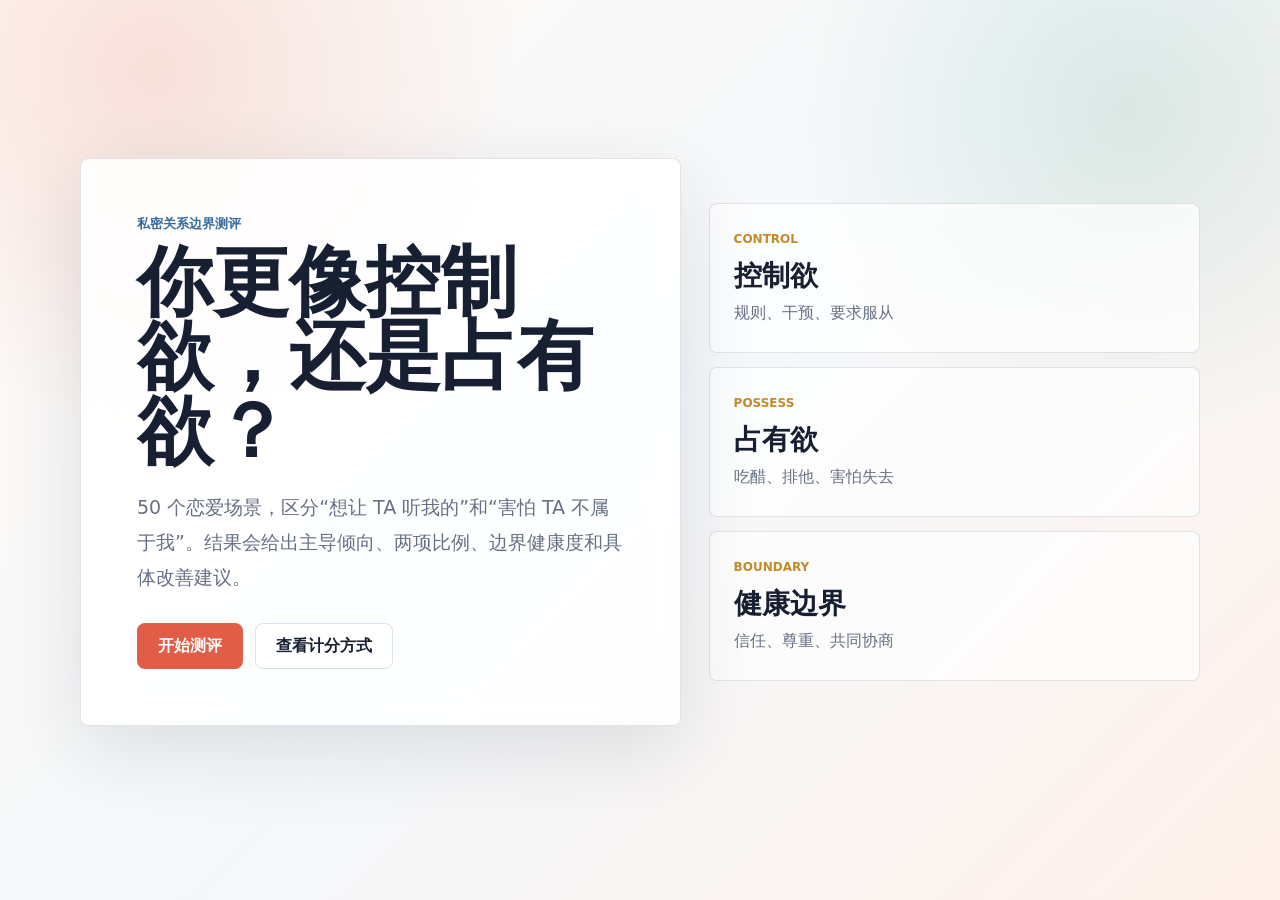
<file: index.html>
<!doctype html>
<html lang="zh-CN">
  <head>
    <meta charset="UTF-8" />
    <meta name="viewport" content="width=device-width, initial-scale=1.0" />
    <meta
      name="description"
      content="情侣控制欲与占有欲测评，生成主导倾向、比例分析与相处建议。"
    />
    <title>情侣控制欲 vs 占有欲测评</title>
    <link rel="stylesheet" href="/styles.css" />
  </head>
  <body>
    <main class="shell">
      <section class="intro" id="intro">
        <div class="intro-copy">
          <p class="eyebrow">私密关系边界测评</p>
          <h1>你更像控制欲，还是占有欲？</h1>
          <p class="lead">
            50 个恋爱场景，区分“想让 TA 听我的”和“害怕 TA 不属于我”。结果会给出主导倾向、两项比例、边界健康度和具体改善建议。
          </p>
          <div class="intro-actions">
            <button class="primary-action" id="startBtn" type="button">开始测评</button>
            <button class="ghost-action" id="jumpResultBtn" type="button">查看计分方式</button>
          </div>
        </div>
        <div class="signal-panel" aria-label="测评维度预览">
          <div>
            <span>Control</span>
            <strong>控制欲</strong>
            <p>规则、干预、要求服从</p>
          </div>
          <div>
            <span>Possess</span>
            <strong>占有欲</strong>
            <p>吃醋、排他、害怕失去</p>
          </div>
          <div>
            <span>Boundary</span>
            <strong>健康边界</strong>
            <p>信任、尊重、共同协商</p>
          </div>
        </div>
      </section>

      <section class="quiz hidden" id="quiz" aria-live="polite">
        <div class="topbar">
          <button class="icon-button" id="backHomeBtn" type="button" aria-label="返回首页">←</button>
          <div class="progress-wrap" aria-label="答题进度">
            <div class="progress-meta">
              <span id="questionCounter">第 1 / 50 题</span>
              <span id="progressPercent">2%</span>
            </div>
            <div class="progress-track">
              <div class="progress-fill" id="progressFill"></div>
            </div>
          </div>
        </div>

        <article class="question-card">
          <p class="question-tag" id="questionTag">社交边界</p>
          <h2 id="questionText"></h2>
          <p class="question-hint" id="questionHint"></p>
          <div class="options" id="options"></div>
        </article>

        <div class="nav-row">
          <button class="ghost-action" id="prevBtn" type="button">上一题</button>
          <button class="primary-action" id="nextBtn" type="button">下一题</button>
        </div>
      </section>

      <section class="result hidden" id="result">
        <div class="result-header">
          <p class="eyebrow">你的测评结果</p>
          <h2 id="resultTitle"></h2>
          <p id="resultSummary"></p>
        </div>

        <div class="score-grid">
          <div class="score-item">
            <span>控制欲</span>
            <strong id="controlScore">0%</strong>
            <div class="score-track"><div id="controlBar"></div></div>
          </div>
          <div class="score-item">
            <span>占有欲</span>
            <strong id="possessiveScore">0%</strong>
            <div class="score-track"><div id="possessiveBar"></div></div>
          </div>
          <div class="score-item">
            <span>健康边界</span>
            <strong id="healthyScore">0%</strong>
            <div class="score-track"><div id="healthyBar"></div></div>
          </div>
        </div>

        <div class="analysis-grid">
          <article>
            <h3>细分画像</h3>
            <p id="profileText"></p>
          </article>
          <article>
            <h3>高敏感场景</h3>
            <p id="hotspotText"></p>
          </article>
          <article>
            <h3>结果解读</h3>
            <p id="analysisText"></p>
          </article>
          <article>
            <h3>相处建议</h3>
            <p id="adviceText"></p>
          </article>
        </div>

        <div class="result-actions">
          <button class="primary-action" id="restartBtn" type="button">重新测评</button>
          <button class="ghost-action" id="copyBtn" type="button">复制结果摘要</button>
        </div>
      </section>

      <section class="method hidden" id="method">
        <div class="method-card">
          <button class="icon-button close-button" id="closeMethodBtn" type="button" aria-label="关闭">×</button>
          <p class="eyebrow">最终测评方案</p>
          <h2>采用“主导倾向 + 综合比例”</h2>
          <p>
            控制欲侧重“我要掌控你的行为与决定”，占有欲侧重“我害怕你不再只属于我”。现实关系里两者常常交织，所以本测评分别计算控制、占有、健康边界三类分数，再给出主导类型和改善建议。
          </p>
          <ul>
            <li>单选题只记录一个最贴近反应的倾向。</li>
            <li>多选题允许选择多个真实想法，用来识别高压叠加状态。</li>
            <li>“混合型”不是模糊结论，而是表示控制与占有得分都偏高。</li>
          </ul>
        </div>
      </section>
    </main>

    <script src="/app.js" defer></script>
  </body>
</html>
</file>
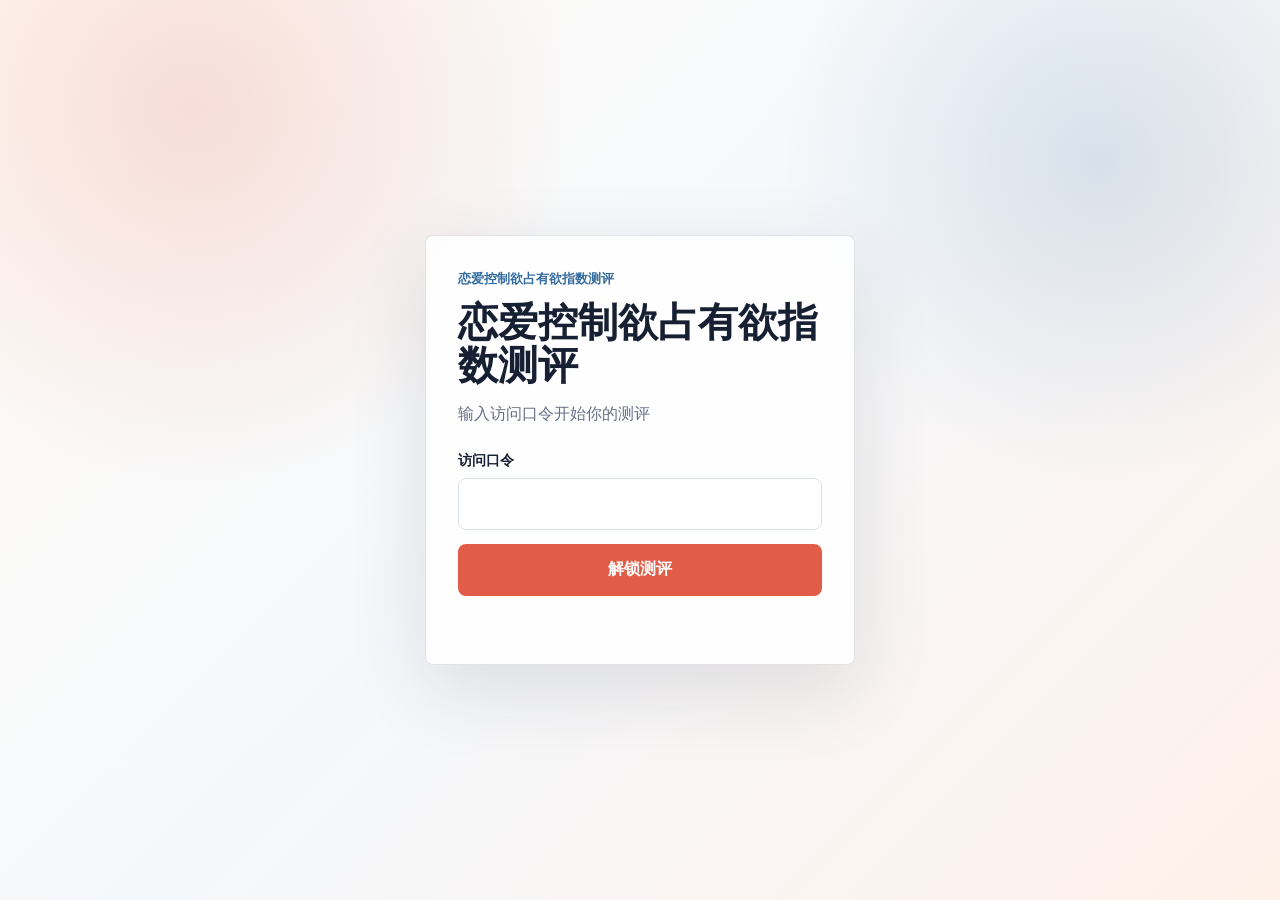
<file: login.html>
<!doctype html>
<html lang="zh-CN">
  <head>
    <meta charset="UTF-8" />
    <meta name="viewport" content="width=device-width, initial-scale=1.0" />
    <title>输入访问口令</title>
    <style>
      :root {
        color-scheme: light;
        --ink: #172033;
        --muted: #667085;
        --line: #d9e2ec;
        --accent: #e15d47;
        --accent-dark: #b93f2e;
        --paper: #fffaf5;
        --blue: #356c9f;
      }

      * {
        box-sizing: border-box;
      }

      body {
        min-height: 100vh;
        margin: 0;
        display: grid;
        place-items: center;
        padding: 24px;
        background:
          radial-gradient(circle at 15% 12%, rgba(225, 93, 71, 0.18), transparent 28%),
          radial-gradient(circle at 86% 18%, rgba(53, 108, 159, 0.16), transparent 24%),
          linear-gradient(135deg, #fffaf5 0%, #f5f8fb 48%, #fff1ea 100%);
        color: var(--ink);
        font-family:
          Inter, ui-sans-serif, system-ui, -apple-system, BlinkMacSystemFont, "Segoe UI",
          "Microsoft YaHei", sans-serif;
      }

      .card {
        width: min(100%, 430px);
        padding: 32px;
        border: 1px solid rgba(23, 32, 51, 0.12);
        border-radius: 8px;
        background: rgba(255, 255, 255, 0.86);
        box-shadow: 0 24px 80px rgba(23, 32, 51, 0.12);
        backdrop-filter: blur(14px);
      }

      .eyebrow {
        margin: 0 0 10px;
        color: var(--blue);
        font-size: 13px;
        font-weight: 800;
        letter-spacing: 0;
      }

      h1 {
        margin: 0 0 12px;
        font-size: clamp(28px, 8vw, 40px);
        line-height: 1.08;
        letter-spacing: 0;
      }

      p {
        margin: 0 0 24px;
        color: var(--muted);
        line-height: 1.75;
      }

      label {
        display: block;
        margin-bottom: 8px;
        font-size: 14px;
        font-weight: 800;
      }

      input {
        width: 100%;
        height: 52px;
        padding: 0 14px;
        border: 1px solid var(--line);
        border-radius: 8px;
        background: white;
        color: var(--ink);
        font: inherit;
      }

      input:focus-visible,
      button:focus-visible {
        outline: 3px solid rgba(225, 93, 71, 0.32);
        outline-offset: 2px;
      }

      button {
        width: 100%;
        height: 52px;
        margin-top: 14px;
        border: 0;
        border-radius: 8px;
        background: var(--accent);
        color: white;
        font: inherit;
        font-weight: 900;
        cursor: pointer;
        transition: background 180ms ease, transform 180ms ease;
      }

      button:hover {
        background: var(--accent-dark);
      }

      .error {
        min-height: 22px;
        margin-top: 14px;
        color: #b42318;
        font-size: 14px;
      }

      @media (prefers-reduced-motion: reduce) {
        button {
          transition: none;
        }
      }
    </style>
  </head>
  <body>
    <form class="card" method="post" action="/unlock">
      <p class="eyebrow">恋爱控制欲占有欲指数测评</p>
      <h1>恋爱控制欲占有欲指数测评</h1>
      <p>输入访问口令开始你的测评</p>
      <label for="code">访问口令</label>
      <input id="code" name="code" type="password" autocomplete="one-time-code" required />
      <button type="submit">解锁测评</button>
      <div class="error" id="error" role="status"></div>
    </form>
    <script>
      const params = new URLSearchParams(location.search);
      if (params.get("error")) {
        document.getElementById("error").textContent = "口令不正确，请检查后重试。";
      }
    </script>
  </body>
</html>
</file>
<file: styles.css>
:root {
  color-scheme: light;
  --ink: #172033;
  --muted: #667085;
  --soft: #f5f8fb;
  --paper: #fffaf5;
  --card: rgba(255, 255, 255, 0.88);
  --line: #d9e2ec;
  --control: #356c9f;
  --possessive: #e15d47;
  --healthy: #2f8f6f;
  --gold: #c58a28;
  --shadow: 0 24px 80px rgba(23, 32, 51, 0.12);
}

* {
  box-sizing: border-box;
}

body {
  min-height: 100vh;
  margin: 0;
  background:
    radial-gradient(circle at 12% 8%, rgba(225, 93, 71, 0.16), transparent 26%),
    radial-gradient(circle at 88% 12%, rgba(47, 143, 111, 0.14), transparent 24%),
    linear-gradient(135deg, var(--paper) 0%, var(--soft) 50%, #fff1ea 100%);
  color: var(--ink);
  font-family:
    Inter, ui-sans-serif, system-ui, -apple-system, BlinkMacSystemFont, "Segoe UI",
    "Microsoft YaHei", sans-serif;
}

button,
input {
  font: inherit;
}

button {
  cursor: pointer;
}

button:focus-visible,
.option:focus-visible {
  outline: 3px solid rgba(225, 93, 71, 0.32);
  outline-offset: 2px;
}

.shell {
  width: min(1120px, calc(100% - 32px));
  margin: 0 auto;
  padding: 32px 0 48px;
}

.intro {
  min-height: calc(100vh - 80px);
  display: grid;
  grid-template-columns: minmax(0, 1.1fr) minmax(320px, 0.9fr);
  gap: 28px;
  align-items: center;
}

.intro-copy,
.question-card,
.result,
.method-card {
  border: 1px solid rgba(23, 32, 51, 0.12);
  border-radius: 8px;
  background: var(--card);
  box-shadow: var(--shadow);
  backdrop-filter: blur(14px);
}

.intro-copy {
  padding: clamp(28px, 5vw, 56px);
}

.eyebrow,
.question-tag {
  margin: 0 0 12px;
  color: var(--control);
  font-size: 13px;
  font-weight: 900;
  letter-spacing: 0;
}

h1,
h2,
h3,
p {
  letter-spacing: 0;
}

h1 {
  max-width: 720px;
  margin: 0;
  font-size: clamp(42px, 7vw, 76px);
  line-height: 0.98;
}

.lead {
  max-width: 680px;
  margin: 22px 0 0;
  color: var(--muted);
  font-size: clamp(16px, 2vw, 19px);
  line-height: 1.85;
}

.intro-actions,
.result-actions,
.nav-row {
  display: flex;
  gap: 12px;
  flex-wrap: wrap;
  margin-top: 28px;
}

.primary-action,
.ghost-action,
.icon-button {
  min-height: 46px;
  border-radius: 8px;
  border: 1px solid transparent;
  padding: 0 20px;
  font-weight: 900;
  transition: background 180ms ease, color 180ms ease, border-color 180ms ease;
}

.primary-action {
  background: var(--possessive);
  color: white;
}

.primary-action:hover {
  background: #b93f2e;
}

.ghost-action,
.icon-button {
  background: rgba(255, 255, 255, 0.72);
  border-color: var(--line);
  color: var(--ink);
}

.ghost-action:hover,
.icon-button:hover {
  border-color: rgba(53, 108, 159, 0.42);
  color: var(--control);
}

.signal-panel {
  display: grid;
  gap: 14px;
}

.signal-panel > div {
  min-height: 150px;
  padding: 24px;
  border: 1px solid rgba(23, 32, 51, 0.12);
  border-radius: 8px;
  background: rgba(255, 255, 255, 0.7);
}

.signal-panel span {
  color: var(--gold);
  font-size: 12px;
  font-weight: 900;
  text-transform: uppercase;
}

.signal-panel strong {
  display: block;
  margin-top: 10px;
  font-size: 28px;
}

.signal-panel p {
  margin: 8px 0 0;
  color: var(--muted);
}

.quiz,
.result {
  max-width: 840px;
  margin: 0 auto;
}

.topbar {
  display: grid;
  grid-template-columns: 46px 1fr;
  gap: 14px;
  align-items: center;
  margin-bottom: 18px;
}

.icon-button {
  width: 46px;
  padding: 0;
  font-size: 22px;
}

.progress-wrap {
  padding: 14px;
  border: 1px solid rgba(23, 32, 51, 0.12);
  border-radius: 8px;
  background: rgba(255, 255, 255, 0.72);
}

.progress-meta {
  display: flex;
  justify-content: space-between;
  gap: 12px;
  color: var(--muted);
  font-size: 14px;
  font-weight: 800;
}

.progress-track,
.score-track {
  height: 10px;
  margin-top: 10px;
  border-radius: 999px;
  overflow: hidden;
  background: #e8edf3;
}

.progress-fill,
.score-track div {
  height: 100%;
  width: 0;
  border-radius: inherit;
  background: var(--possessive);
  transition: width 220ms ease;
}

.question-card {
  padding: clamp(22px, 4vw, 38px);
}

.question-card h2 {
  margin: 0;
  font-size: clamp(24px, 4vw, 36px);
  line-height: 1.25;
}

.question-hint {
  min-height: 28px;
  margin: 12px 0 20px;
  color: var(--muted);
}

.options {
  display: grid;
  gap: 12px;
}

.option {
  width: 100%;
  display: grid;
  grid-template-columns: 26px 1fr;
  gap: 12px;
  align-items: start;
  padding: 16px;
  border: 1px solid var(--line);
  border-radius: 8px;
  background: rgba(255, 255, 255, 0.74);
  color: var(--ink);
  text-align: left;
}

.option:hover {
  border-color: rgba(53, 108, 159, 0.44);
}

.option.is-selected {
  border-color: rgba(225, 93, 71, 0.72);
  background: #fff3ee;
}

.option-mark {
  width: 24px;
  height: 24px;
  display: grid;
  place-items: center;
  border: 1px solid var(--line);
  border-radius: 50%;
  color: var(--muted);
  font-size: 13px;
  font-weight: 900;
}

.option.is-selected .option-mark {
  border-color: var(--possessive);
  background: var(--possessive);
  color: white;
}

.nav-row {
  justify-content: space-between;
}

.result {
  padding: clamp(24px, 4vw, 42px);
}

.result-header h2 {
  margin: 0;
  font-size: clamp(32px, 6vw, 56px);
  line-height: 1.05;
}

.result-header p {
  color: var(--muted);
  line-height: 1.8;
}

.score-grid {
  display: grid;
  grid-template-columns: repeat(3, minmax(0, 1fr));
  gap: 12px;
  margin-top: 24px;
}

.score-item,
.analysis-grid article {
  padding: 18px;
  border: 1px solid var(--line);
  border-radius: 8px;
  background: rgba(255, 255, 255, 0.66);
}

.score-item span {
  color: var(--muted);
  font-size: 14px;
  font-weight: 800;
}

.score-item strong {
  display: block;
  margin-top: 8px;
  font-size: 34px;
}

#controlBar {
  background: var(--control);
}

#possessiveBar {
  background: var(--possessive);
}

#healthyBar {
  background: var(--healthy);
}

.analysis-grid {
  display: grid;
  grid-template-columns: repeat(2, minmax(0, 1fr));
  gap: 12px;
  margin-top: 12px;
}

.analysis-grid h3 {
  margin: 0 0 10px;
}

.analysis-grid p,
.method-card p,
.method-card li {
  color: var(--muted);
  line-height: 1.8;
}

.method {
  position: fixed;
  inset: 0;
  z-index: 10;
  display: grid;
  place-items: center;
  padding: 24px;
  background: rgba(23, 32, 51, 0.36);
}

.method-card {
  position: relative;
  width: min(680px, 100%);
  padding: 32px;
}

.method-card h2 {
  margin: 0 0 12px;
  font-size: 34px;
}

.close-button {
  position: absolute;
  top: 14px;
  right: 14px;
}

.hidden {
  display: none !important;
}

@media (max-width: 780px) {
  .shell {
    width: min(100% - 24px, 1120px);
    padding-top: 18px;
  }

  .intro {
    min-height: auto;
    grid-template-columns: 1fr;
  }

  .score-grid,
  .analysis-grid {
    grid-template-columns: 1fr;
  }

  .primary-action,
  .ghost-action {
    flex: 1 1 160px;
  }
}

@media (prefers-reduced-motion: reduce) {
  *,
  *::before,
  *::after {
    scroll-behavior: auto !important;
    transition: none !important;
  }
}
</file>
